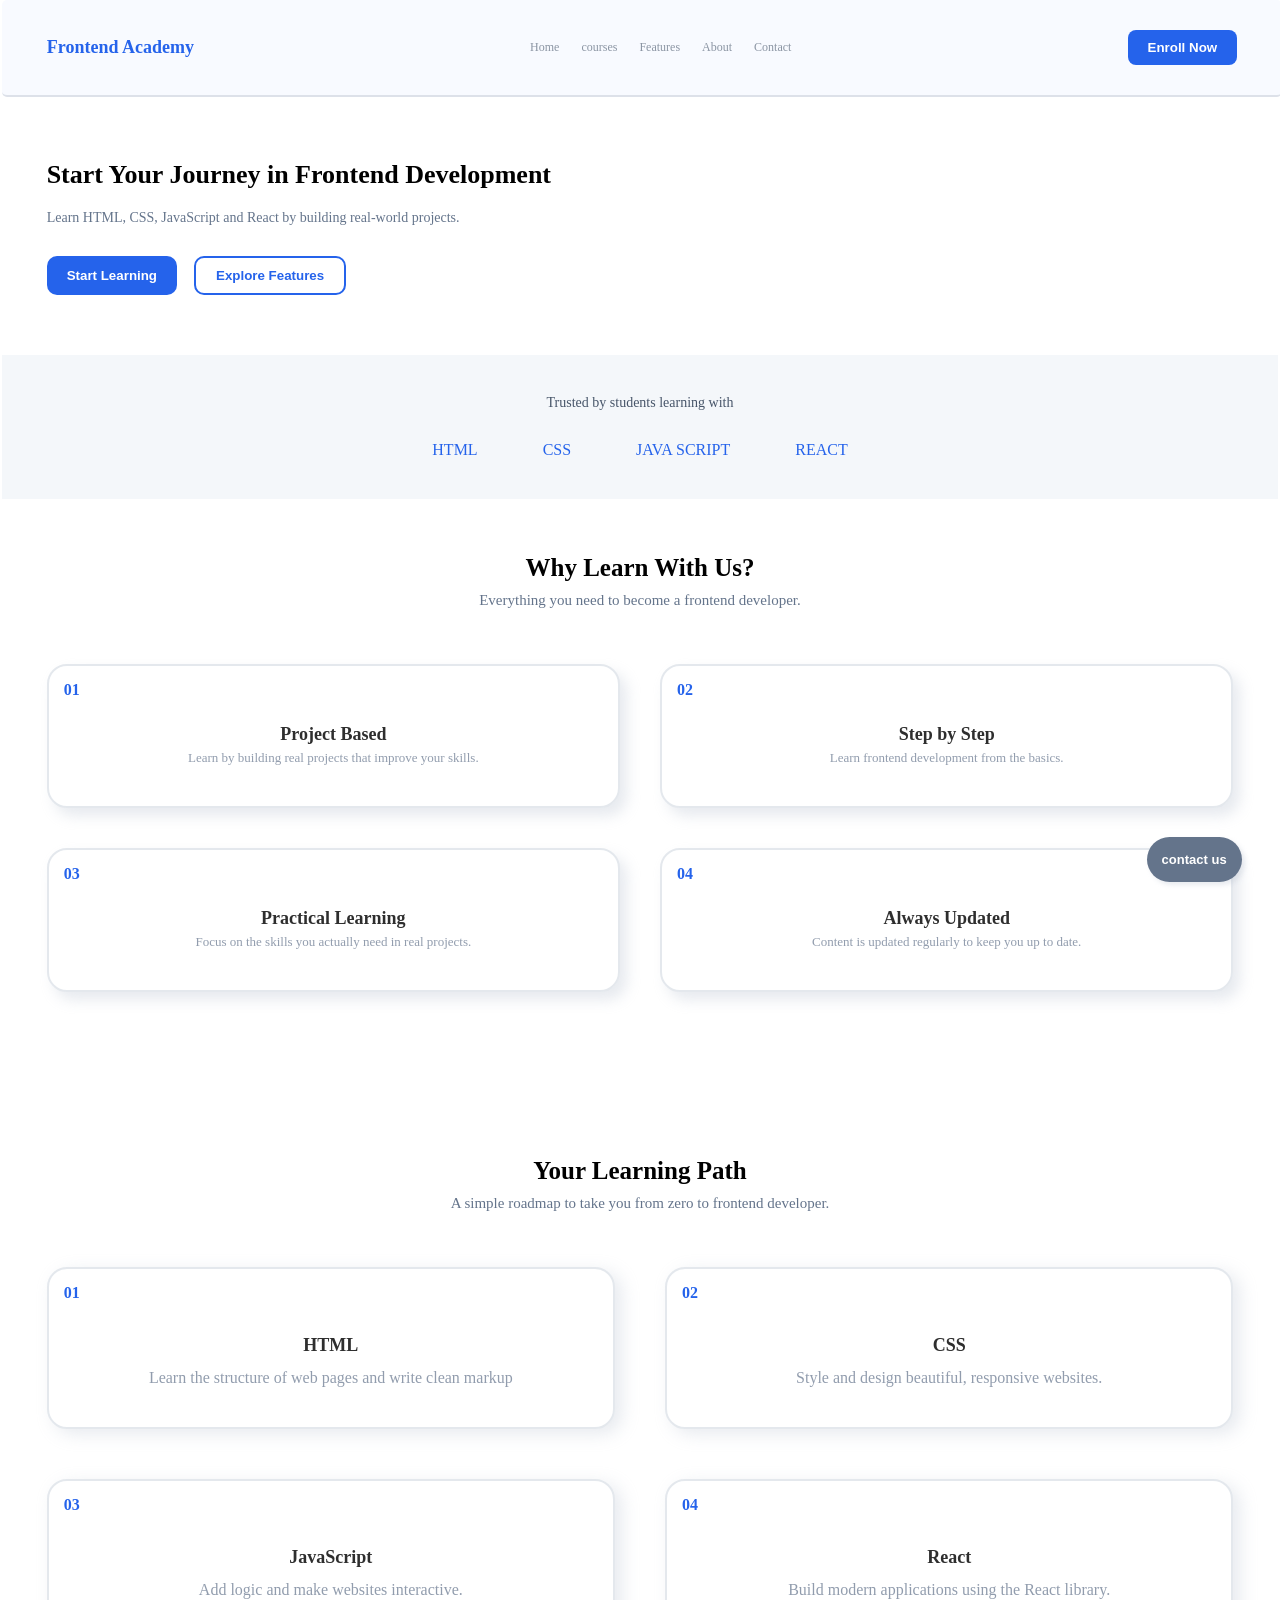
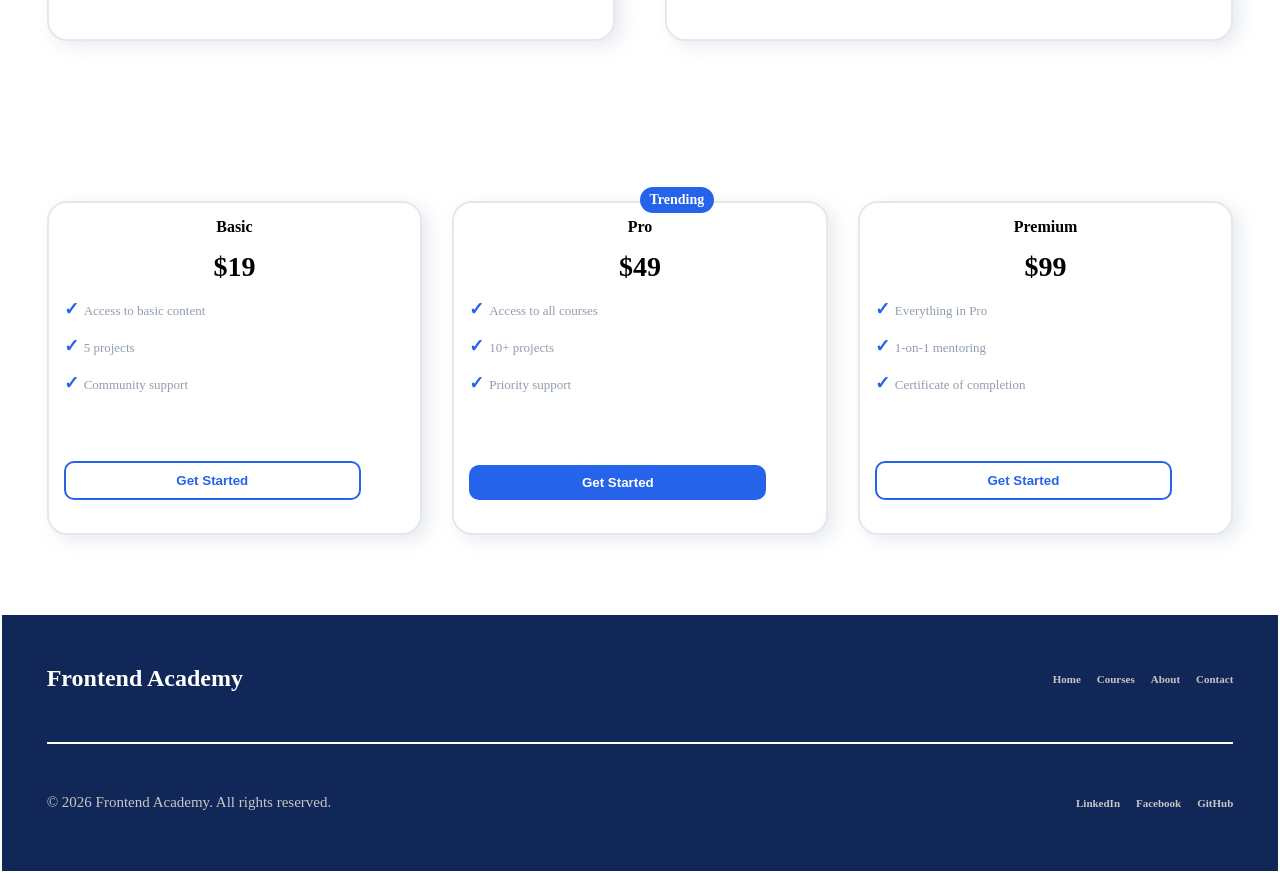
<file: index.html>
<!Doctype html>
<html>
  <!--start head-->
  <head>
      <meta charset="UTF-8">
   <link rel="stylesheet" href="style.css"/>
   <title>Frontend Academy</title>
    
  </head>
 <!--end head-->
    
 <!--start body-->
  <body>
    
    
  <!--start header-->  
 <header>
   <div class="container">
     <div class="header-content">
    <h3>Frontend Academy</h3>
    <nav>
       <a href="#">Home</a>
       <a href="#">courses</a> 
       <a href="#">Features</a>   
       <a href="#">About</a>      
       <a href="#">Contact</a>
    </nav>
    <button class="Enroll">Enroll Now</button>
  </div>
  </div>
 </header>
   <!--end header--> 
   
   
   
<!--start main--> 
<main class="main">

  <!--start hero-->
  <section class="hero">
    <div class ="container" > 
  <div class="hero-content">
  
    <h1>Start Your Journey in Frontend Development</h1>
    <p>Learn HTML, CSS, JavaScript and React by building real-world projects.</p>
    <div class="hero-buttons">
      
      <button class="start">Start Learning</button>
      <button class="ex">Explore Features</button>
      </div>
      </div>



    </div>
 </section>
  
  <!--end hero-->
  
  
  <!--start languages-->
    
  <section class="languages">
    <div class ="container" >
    <p>Trusted by students learning with</p>
  
    <div class="languages-list">
    <span>html</span>
    <span>css</span>
    <span>Java script</span> 
    <span>react</span>
    </div>
    
    </div>
  </section>
  
 <!--end languages-->
 
 <!--start features-->
 
 
 <section class="features">
   <div class="container">
     <div class="features-contenr">
     <div class="features-header">
       <h2>Why Learn With Us?</h2>
       <p>Everything you need to become a frontend developer.</p>
     </div>
     <div class="features-list">
       <div class="feature-card">
         <span>01</span>
         <h4>Project Based</h4>
         <p>Learn by building real projects that improve your skills.</p>
     
     </div>
     
     <div class="feature-card">
         <span>02</span>
         <h4>Step by Step</h4>
         <p>Learn frontend development from the basics.</p>
      </div>
      
      <div class="feature-card">
         <span>03</span>
         <h4>Practical Learning</h4>
         <p>Focus on the skills you actually need in real projects.</p>
      </div>
      
      <div class="feature-card">
         <span>04</span>
         <h4>Always Updated </h4>
         <p>Content is updated regularly to keep you up to date.</p>
      </div>
       </div>
   </div>
  </div>
 </section>
 
 
 
  <!--end features-->
<section class="learning">
  <div class="container">
    <div class="learning-content">
      <div class="learning-header">
        <h2>Your Learning Path</h2>
        <p>A simple roadmap to take you from zero to frontend developer.</p>
      </div>
      <div class="learning-list">
        <div class="learning-card">
          <span>01</span>
          <h4>HTML</h4>
          <p>Learn the structure of web pages and write clean markup</p>
        </div>
        
         <div class="learning-card">
          <span>02</span>
          <h4>CSS</h4>
          <p>Style and design beautiful, responsive websites.</p>
        </div>
        
         <div class="learning-card">
          <span>03</span>
          <h4>JavaScript</h4>
          <p>Add logic and make websites interactive.</p>
        </div>
        
         <div class="learning-card">
          <span>04</span>
          <h4>React</h4>
          <p>Build modern applications using the React library.</p>
        </div>
        
      </div>
    </div>
  </div>
</section>
<section class="pricing">
  <div class="container">
  <div class="pricing-cards ">
  <div class="pricing-card">
    <span>Basic</span>
    <h4>$19</h4>
    <p>Access to basic content</p> 
    <p>5 projects</p>
    <p>Community support</p>
    <button class="get">Get Started</button>
  </div>
    <div class="pricing-card two">
      <h6>Trending</h6>
    <span>Pro</span>
    <h4>$49</h4>
    <p>Access to all courses</p> 
    <p>10+ projects</p>
    <p>Priority support</p>
    <button class="medium">Get Started</button>
  </div>
    <div class="pricing-card">
    <span>Premium</span>
    <h4>$99</h4>
    <p>Everything in Pro</p> 
    <p>1-on-1 mentoring</p>
    <p>Certificate of completion</p>
    <button class="get">Get Started</button>
  </div>
</section>
  <button class="contact">contact us</button>
  </div>
  </div>
</main>
<!--end main--> 
     <!--start footer-->
     <footer>
       <div class="container">
       <div class="end">
         <h2>Frontend Academy</h2>
         <nav>
           <a href="#">Home</a>
            <a href="#">Courses</a>
            <a href="#">About</a>
            <a href="#">Contact</a>
            
         </nav>
       </div>
       <hr>
       <div class="right">
        <p>© 2026 Frontend Academy. All rights reserved.</p> 
          <nav>
           <a href="#">LinkedIn</a>
            <a href="#">Facebook</a>
            <a href="#">GitHub</a>
         </nav>
       </div>
       </div>
     </footer>
      <!--end footer-->
  </body>
  <!--end body-->
</html>
</file>
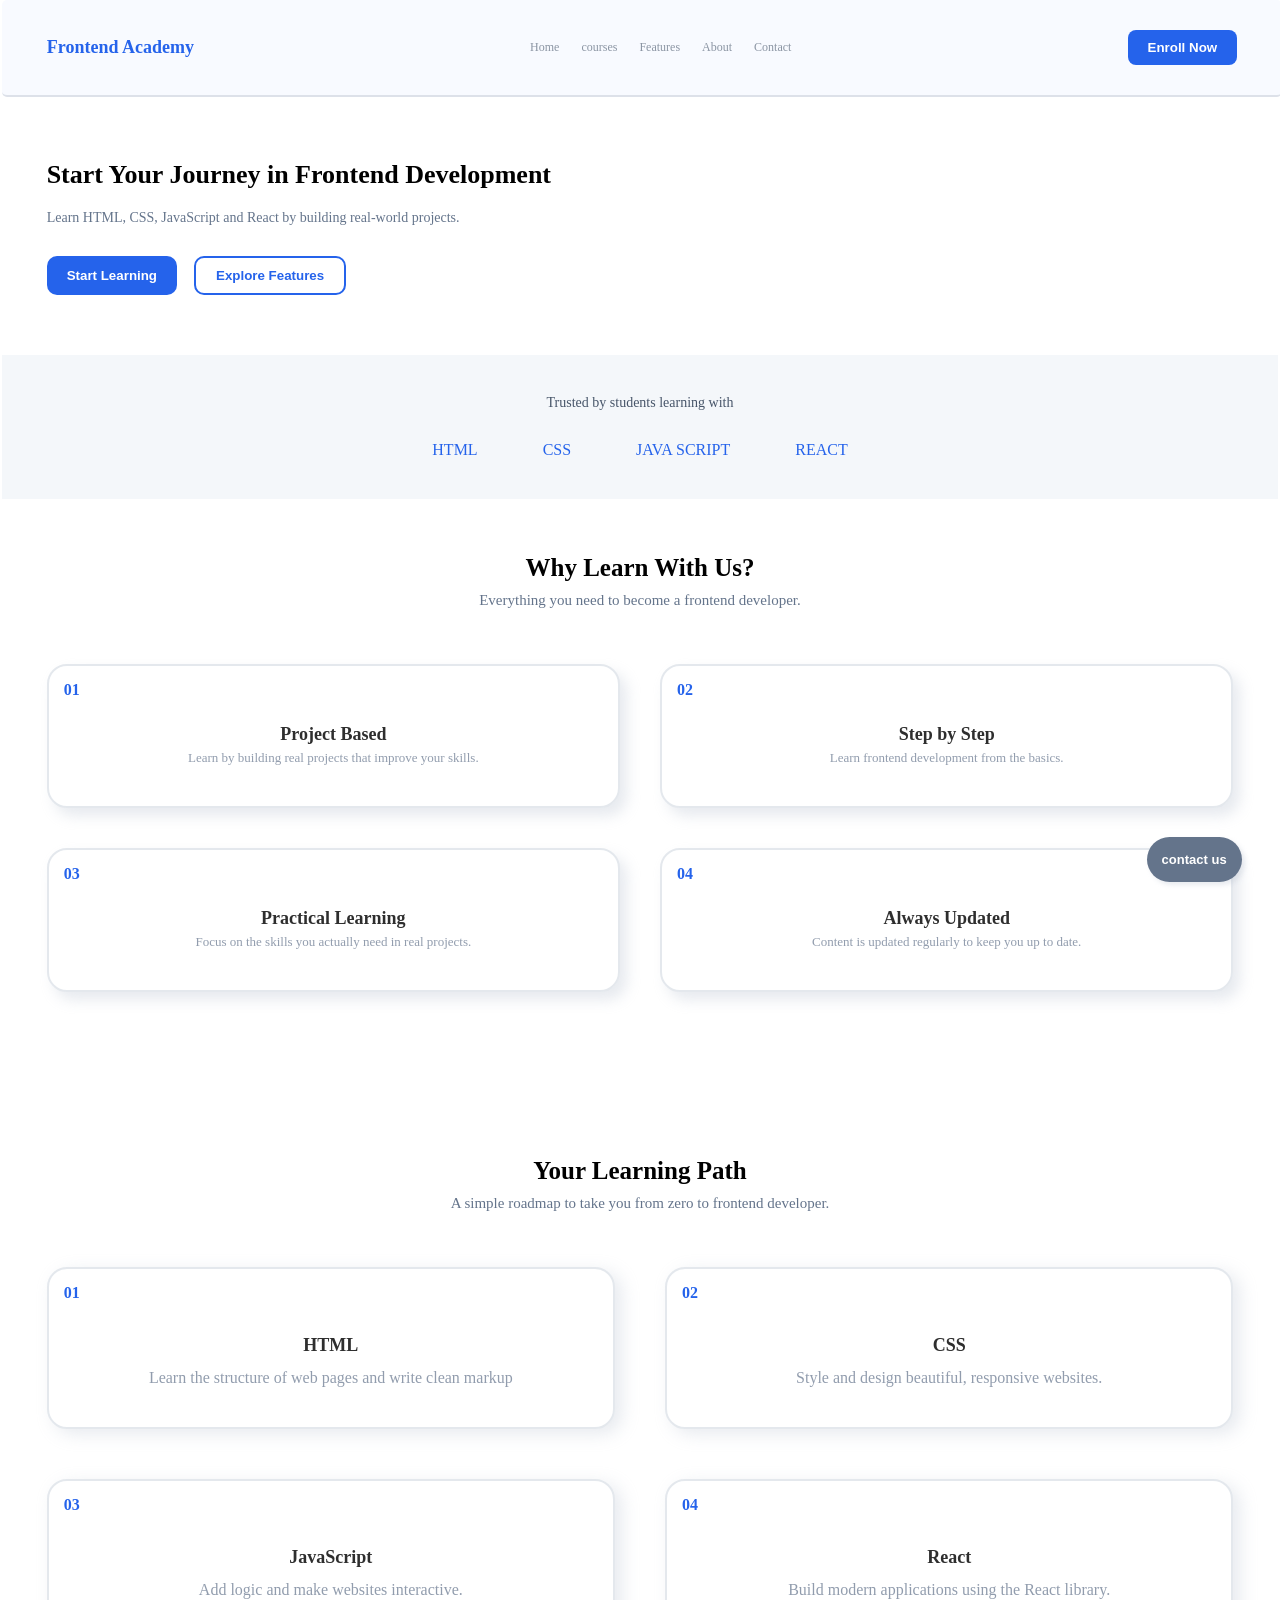
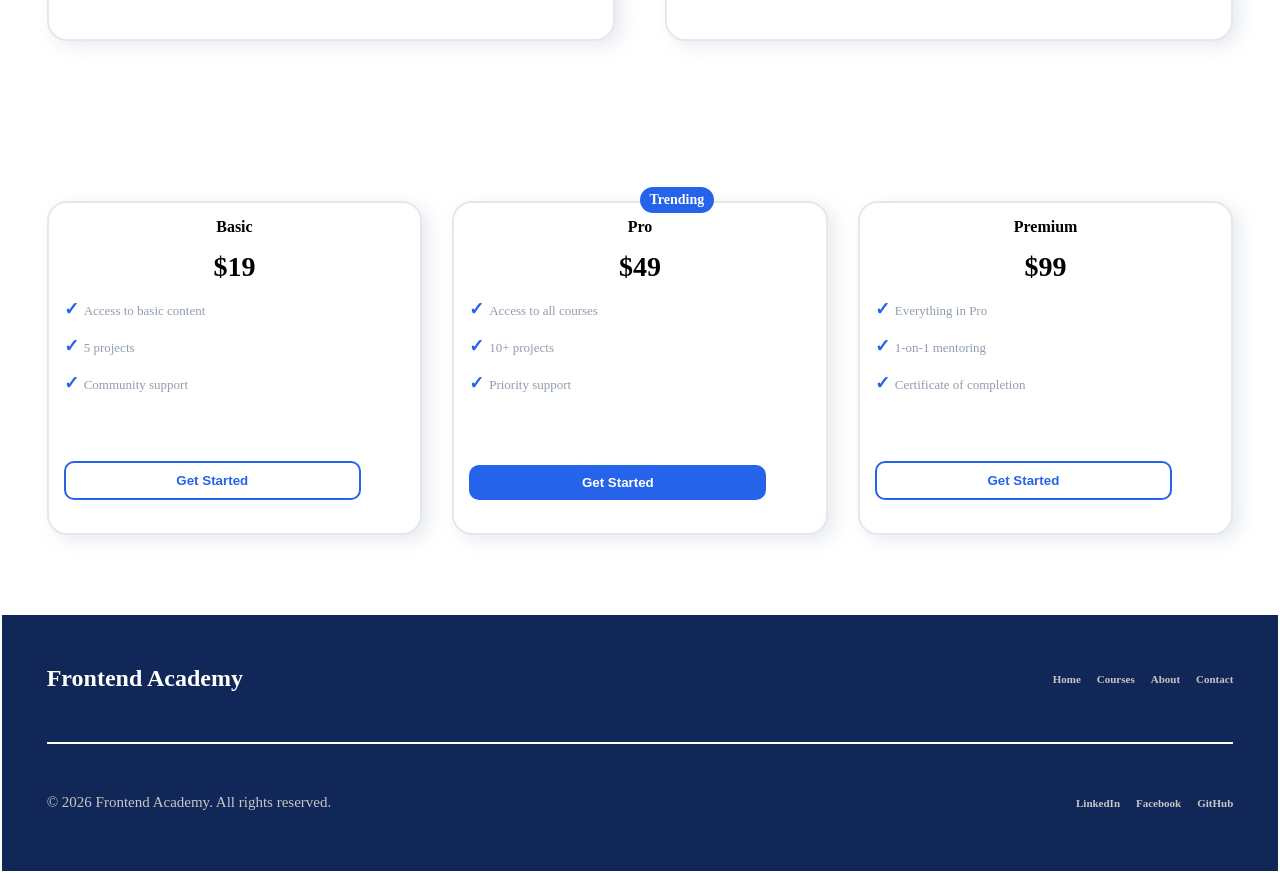
<file: index (1).html>
<!Doctype html>
<html>
  <!--start head-->
  <head>
      <meta charset="UTF-8">
   <link rel="stylesheet " href="../style.css"/>
   <title>Frontend Academy</title>
    
  </head>
 <!--end head-->
    
 <!--start body-->
  <body>
    
    
  <!--start header-->  
 <header>
   <div class="container">
     <div class="header-content">
    <h3>Frontend Academy</h3>
    <nav>
       <a href="#">Home</a>
       <a href="#">courses</a> 
       <a href="#">Features</a>   
       <a href="#">About</a>      
       <a href="#">Contact</a>
    </nav>
    <button class="Enroll">Enroll Now</button>
  </div>
  </div>
 </header>
   <!--end header--> 
   
   
   
<!--start main--> 
<main class="main">

  <!--start hero-->
  <section class="hero">
    <div class ="container" > 
  <div class="hero-content">
  
    <h1>Start Your Journey in Frontend Development</h1>
    <p>Learn HTML, CSS, JavaScript and React by building real-world projects.</p>
    <div class="hero-buttons">
      
      <button class="start">Start Learning</button>
      <button class="ex">Explore Features</button>
      </div>
      </div>



    </div>
 </section>
  
  <!--end hero-->
  
  
  <!--start languages-->
    
  <section class="languages">
    <div class ="container" >
    <p>Trusted by students learning with</p>
  
    <div class="languages-list">
    <span>html</span>
    <span>css</span>
    <span>Java script</span> 
    <span>react</span>
    </div>
    
    </div>
  </section>
  
 <!--end languages-->
 
 <!--start features-->
 
 
 <section class="features">
   <div class="container">
     <div class="features-contenr">
     <div class="features-header">
       <h2>Why Learn With Us?</h2>
       <p>Everything you need to become a frontend developer.</p>
     </div>
     <div class="features-list">
       <div class="feature-card">
         <span>01</span>
         <h4>Project Based</h4>
         <p>Learn by building real projects that improve your skills.</p>
     
     </div>
     
     <div class="feature-card">
         <span>02</span>
         <h4>Step by Step</h4>
         <p>Learn frontend development from the basics.</p>
      </div>
      
      <div class="feature-card">
         <span>03</span>
         <h4>Practical Learning</h4>
         <p>Focus on the skills you actually need in real projects.</p>
      </div>
      
      <div class="feature-card">
         <span>04</span>
         <h4>Always Updated </h4>
         <p>Content is updated regularly to keep you up to date.</p>
      </div>
       </div>
   </div>
  </div>
 </section>
 
 
 
  <!--end features-->
<section class="learning">
  <div class="container">
    <div class="learning-content">
      <div class="learning-header">
        <h2>Your Learning Path</h2>
        <p>A simple roadmap to take you from zero to frontend developer.</p>
      </div>
      <div class="learning-list">
        <div class="learning-card">
          <span>01</span>
          <h4>HTML</h4>
          <p>Learn the structure of web pages and write clean markup</p>
        </div>
        
         <div class="learning-card">
          <span>02</span>
          <h4>CSS</h4>
          <p>Style and design beautiful, responsive websites.</p>
        </div>
        
         <div class="learning-card">
          <span>03</span>
          <h4>JavaScript</h4>
          <p>Add logic and make websites interactive.</p>
        </div>
        
         <div class="learning-card">
          <span>04</span>
          <h4>React</h4>
          <p>Build modern applications using the React library.</p>
        </div>
        
      </div>
    </div>
  </div>
</section>
<section class="pricing">
  <div class="container">
  <div class="pricing-cards ">
  <div class="pricing-card">
    <span>Basic</span>
    <h4>$19</h4>
    <p>Access to basic content</p> 
    <p>5 projects</p>
    <p>Community support</p>
    <button class="get">Get Started</button>
  </div>
    <div class="pricing-card two">
      <h6>Trending</h6>
    <span>Pro</span>
    <h4>$49</h4>
    <p>Access to all courses</p> 
    <p>10+ projects</p>
    <p>Priority support</p>
    <button class="medium">Get Started</button>
  </div>
    <div class="pricing-card">
    <span>Premium</span>
    <h4>$99</h4>
    <p>Everything in Pro</p> 
    <p>1-on-1 mentoring</p>
    <p>Certificate of completion</p>
    <button class="get">Get Started</button>
  </div>
</section>
  <button class="contact">contact us</button>
  </div>
  </div>
</main>
<!--end main--> 
     <!--start footer-->
     <footer>
       <div class="container">
       <div class="end">
         <h2>Frontend Academy</h2>
         <nav>
           <a href="#">Home</a>
            <a href="#">Courses</a>
            <a href="#">About</a>
            <a href="#">Contact</a>
            
         </nav>
       </div>
       <hr>
       <div class="right">
        <p>© 2026 Frontend Academy. All rights reserved.</p> 
          <nav>
           <a href="#">LinkedIn</a>
            <a href="#">Facebook</a>
            <a href="#">GitHub</a>
         </nav>
       </div>
       </div>
     </footer>
      <!--end footer-->
  </body>
  <!--end body-->
</html>
</file>
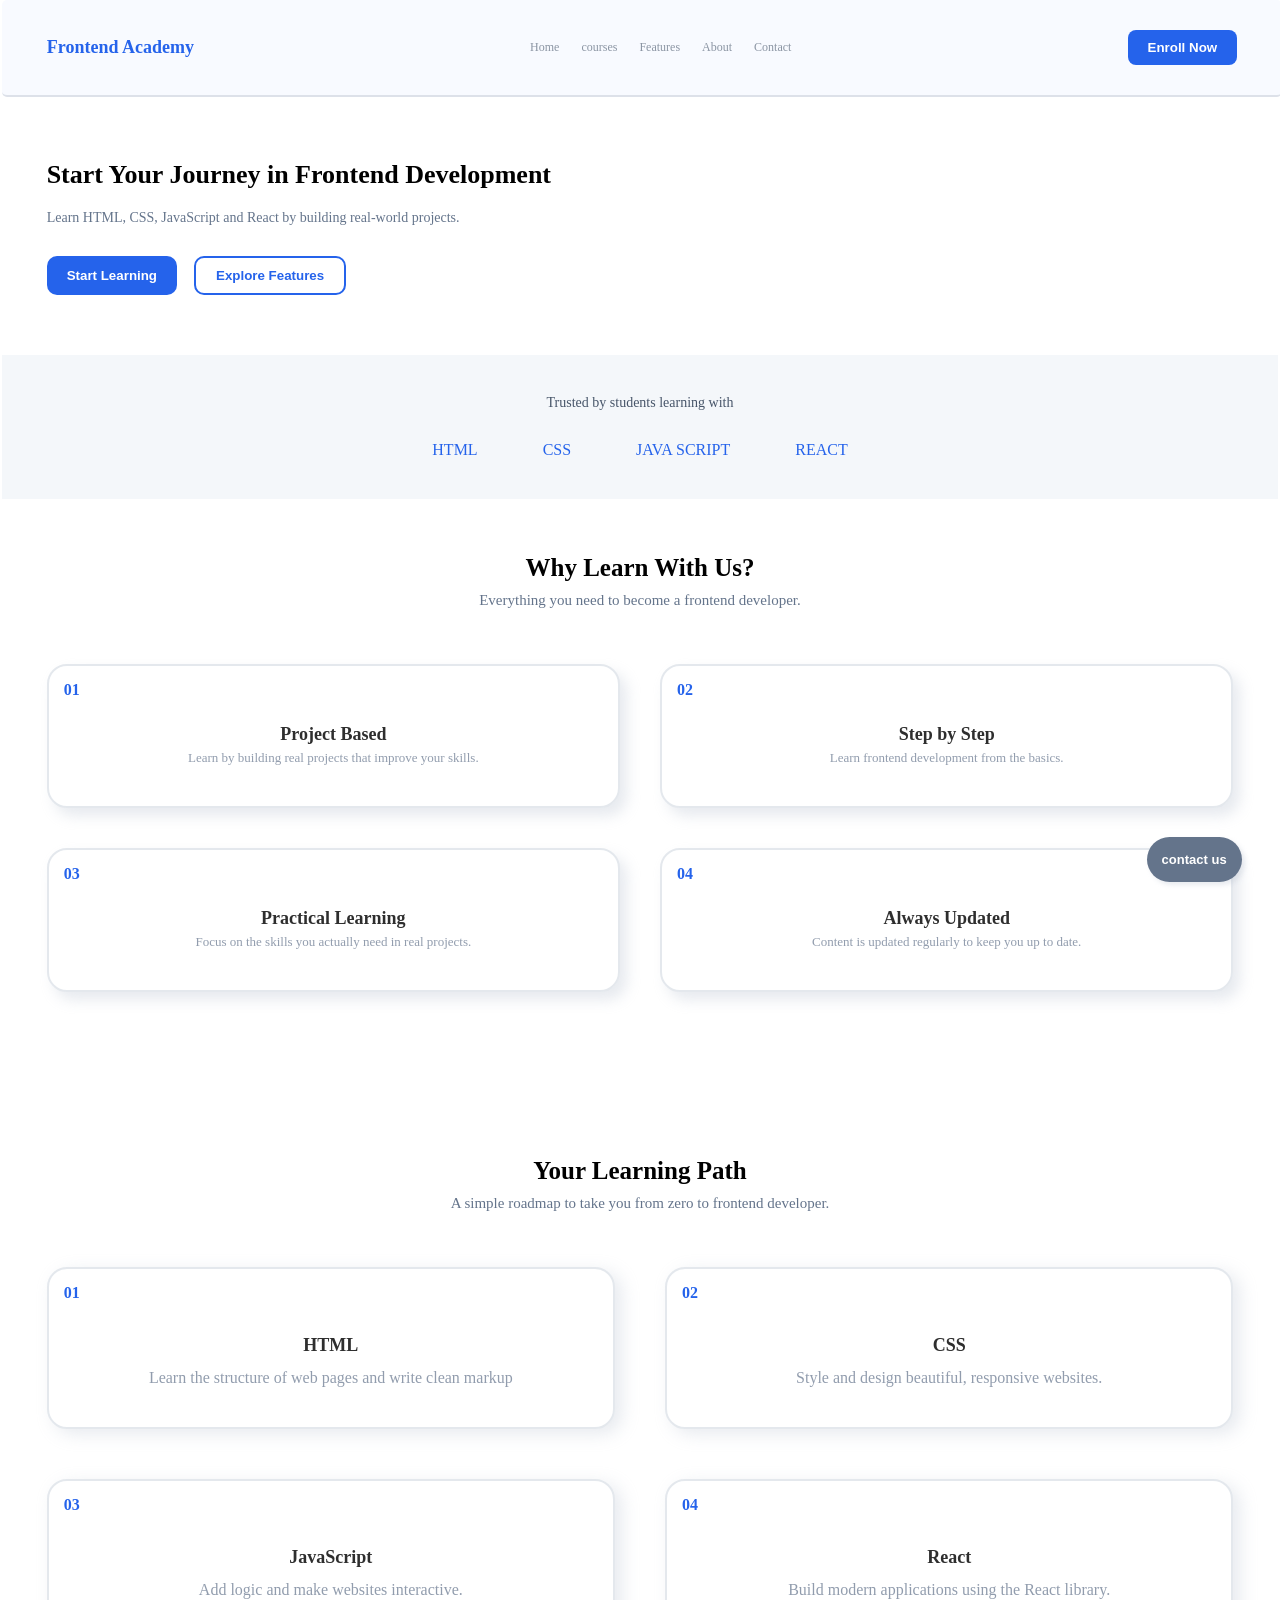
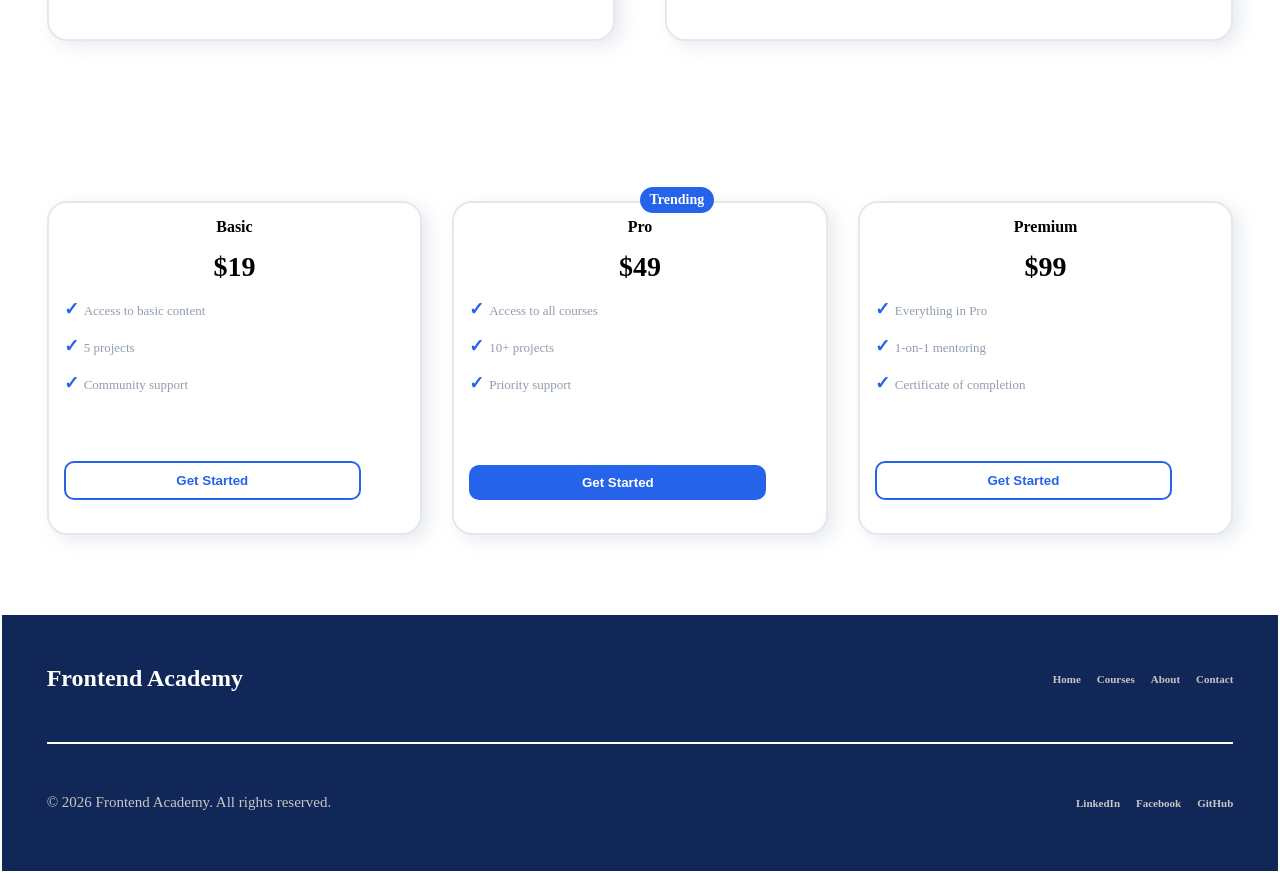
<file: index .html>
<!Doctype html>
<html>
  <!--start head-->
  <head>
      <meta charset="UTF-8">
   <link rel="stylesheet " href="../style.css"/>
   <title>Frontend Academy</title>
    
  </head>
 <!--end head-->
    
 <!--start body-->
  <body>
    
    
  <!--start header-->  
 <header>
   <div class="container">
     <div class="header-content">
    <h3>Frontend Academy</h3>
    <nav>
       <a href="#">Home</a>
       <a href="#">courses</a> 
       <a href="#">Features</a>   
       <a href="#">About</a>      
       <a href="#">Contact</a>
    </nav>
    <button class="Enroll">Enroll Now</button>
  </div>
  </div>
 </header>
   <!--end header--> 
   
   
   
<!--start main--> 
<main class="main">

  <!--start hero-->
  <section class="hero">
    <div class ="container" > 
  <div class="hero-content">
  
    <h1>Start Your Journey in Frontend Development</h1>
    <p>Learn HTML, CSS, JavaScript and React by building real-world projects.</p>
    <div class="hero-buttons">
      
      <button class="start">Start Learning</button>
      <button class="ex">Explore Features</button>
      </div>
      </div>



    </div>
 </section>
  
  <!--end hero-->
  
  
  <!--start languages-->
    
  <section class="languages">
    <div class ="container" >
    <p>Trusted by students learning with</p>
  
    <div class="languages-list">
    <span>html</span>
    <span>css</span>
    <span>Java script</span> 
    <span>react</span>
    </div>
    
    </div>
  </section>
  
 <!--end languages-->
 
 <!--start features-->
 
 
 <section class="features">
   <div class="container">
     <div class="features-contenr">
     <div class="features-header">
       <h2>Why Learn With Us?</h2>
       <p>Everything you need to become a frontend developer.</p>
     </div>
     <div class="features-list">
       <div class="feature-card">
         <span>01</span>
         <h4>Project Based</h4>
         <p>Learn by building real projects that improve your skills.</p>
     
     </div>
     
     <div class="feature-card">
         <span>02</span>
         <h4>Step by Step</h4>
         <p>Learn frontend development from the basics.</p>
      </div>
      
      <div class="feature-card">
         <span>03</span>
         <h4>Practical Learning</h4>
         <p>Focus on the skills you actually need in real projects.</p>
      </div>
      
      <div class="feature-card">
         <span>04</span>
         <h4>Always Updated </h4>
         <p>Content is updated regularly to keep you up to date.</p>
      </div>
       </div>
   </div>
  </div>
 </section>
 
 
 
  <!--end features-->
<section class="learning">
  <div class="container">
    <div class="learning-content">
      <div class="learning-header">
        <h2>Your Learning Path</h2>
        <p>A simple roadmap to take you from zero to frontend developer.</p>
      </div>
      <div class="learning-list">
        <div class="learning-card">
          <span>01</span>
          <h4>HTML</h4>
          <p>Learn the structure of web pages and write clean markup</p>
        </div>
        
         <div class="learning-card">
          <span>02</span>
          <h4>CSS</h4>
          <p>Style and design beautiful, responsive websites.</p>
        </div>
        
         <div class="learning-card">
          <span>03</span>
          <h4>JavaScript</h4>
          <p>Add logic and make websites interactive.</p>
        </div>
        
         <div class="learning-card">
          <span>04</span>
          <h4>React</h4>
          <p>Build modern applications using the React library.</p>
        </div>
        
      </div>
    </div>
  </div>
</section>
<section class="pricing">
  <div class="container">
  <div class="pricing-cards ">
  <div class="pricing-card">
    <span>Basic</span>
    <h4>$19</h4>
    <p>Access to basic content</p> 
    <p>5 projects</p>
    <p>Community support</p>
    <button class="get">Get Started</button>
  </div>
    <div class="pricing-card two">
      <h6>Trending</h6>
    <span>Pro</span>
    <h4>$49</h4>
    <p>Access to all courses</p> 
    <p>10+ projects</p>
    <p>Priority support</p>
    <button class="medium">Get Started</button>
  </div>
    <div class="pricing-card">
    <span>Premium</span>
    <h4>$99</h4>
    <p>Everything in Pro</p> 
    <p>1-on-1 mentoring</p>
    <p>Certificate of completion</p>
    <button class="get">Get Started</button>
  </div>
</section>
  <button class="contact">contact us</button>
  </div>
  </div>
</main>
<!--end main--> 
     <!--start footer-->
     <footer>
       <div class="container">
       <div class="end">
         <h2>Frontend Academy</h2>
         <nav>
           <a href="#">Home</a>
            <a href="#">Courses</a>
            <a href="#">About</a>
            <a href="#">Contact</a>
            
         </nav>
       </div>
       <hr>
       <div class="right">
        <p>© 2026 Frontend Academy. All rights reserved.</p> 
          <nav>
           <a href="#">LinkedIn</a>
            <a href="#">Facebook</a>
            <a href="#">GitHub</a>
         </nav>
       </div>
       </div>
     </footer>
      <!--end footer-->
  </body>
  <!--end body-->
</html>
</file>
<file: style.css>
*{
  margin:0;
  padding:0;
}
body{
  
  border-radius: 15px;
  margin: 2px;
}
header{
border-bottom: 2px solid #64748B30;  
padding: 30px 0;
position: fixed;
z-index: 200;
background-color: #F8FAFF;
width: 100%;
margin-top: 0;
top:0%;
border-radius: 5px;
}
.container{
  width: 93%;
  margin-left: auto;
  margin-right: auto;

}
.header-content{
  display: flex;
  justify-content: space-between;
  align-items: center;
}
header h3{
  color:#2563EB;
  font-size: 18px;
  font-weight: 600;
}
header nav {
  display: flex;
  gap:22px
}
header a{
  font-size: 12px;
  text-decoration: none;
  color:#4755699C;
  font-weight: 500;
}
button{
  cursor: pointer;
  font-weight: 600;
}
header button{
  color:#fff;
  background-color: #2563EB;
  border:none;
  border-radius: 8px;
  padding:10px 20px;
}
/*end header*/
.hero{
  
  padding: 20px 0;
  margin-top: 80px;
  animation:fadeInRidgt 2s;
}
@keyframes fadeInRidgt{
  from{
   transform: translateX(40px); 
   opacity: 0;
  }
  to{
   transform: translateX(0); 
   opacity: 100%;
  }
}

.hero-content{
  display: flex;
  flex-direction: column;
  margin-top: 60px;
  
  margin-bottom: 40px;
}

.hero-content h1{
  font-size: 26px;
  color:#000;
  font-weight: 600;
  margin-bottom: 20px;
  
}
.hero-content p{
  color: #64748B;
  font-size: 14px;
  font-weight: 400;
  margin-bottom: 30px;
}
.hero-buttons{
  display: flex;
  gap: 17px;
  
}
.hero-buttons .start{
  background-color:#2563EB ;
  color: #fff;
  border:none;
    border-radius: 10px;
  padding: 10px 20px;
}
.hero-buttons .ex{
  color: #2563EB;
  background-color: #fff;
  border:2px solid #2563EB; 
  border-radius: 10px;
  padding: 10px 20px;
}



/*end hero*/
.languages{
  padding: 40px 0;
  
  
  background-color: #F1F5F9C9;
}
.languages p{
text-align: center;  
font-size: 14px;
font-weight: 400;
color:#475569;
margin-bottom: 30px;
}
.languages-list{
  color: #2563EB;
  display: flex;
  gap:65px;
  text-transform: uppercase;
  font-weight:400;
  justify-content: center;
  animation: fadeInUp 2s;
}

@keyframes fadeInUp{
  from{
   transform: translateY(40px); 
   opacity: 70%;
  }
  to{
   transform: translateY(0); 
   opacity: 100%;
  }
}

/*end languages*/

.features{
  padding: 55px 0;
  
}
.features-header{
 margin-bottom: 55px; 
 display: flex;
 align-items: center;
 flex-direction: column;
}
.features-header h2{
  font-size: 25px;
  font-weight: 600;
  margin-bottom: 10px;
}
.features-header p{
  color: #64748B;
  font-size: 15px;
  font-weight: 400;
}
.features-list{
display:grid;
  gap: 40px;
    grid-template-columns: 1fr 1fr ; 
}
.feature-card{
  border:2px solid #AFBBCB57;

    padding:15px;
  padding-bottom: 40px;
  border-radius:20px;
  display: flex;
  flex-direction: column;
  gap:5px;
transition: .2s;
  box-shadow: 7px 8px 14px #AFBBCB4D;
}
.feature-card:hover{
  transform: translatey(-7px);
  background-color:#2563EB;
  color: #fff;
  border: none;
}
.feature-card span{
  color:#2563EB;
  font-size:16px;
  text-align: start;
  font-weight:800;
margin-bottom: 20px;
}
.feature-card:hover span{
background-color:#fff;
padding: 7px;
width: 25px;
height: 25px;
text-align: center;
border-radius: 30px;
}

.feature-card h4{
  font-size: 18px;
  text-align: center;
  color: #000000D1;
  
}
.feature-card:hover h4{
  color: #fff;
}
.feature-card p{
  color:#64748BB5;
  font-weight: 400;
  font-size:13px;
  text-align: center;

}
.feature-card:hover p{
  color: #fff;
}
  

/*end features*/
.learning{
    padding: 110px 0;
}
.learning-header{
   margin-bottom: 55px; 
 display: flex;
 align-items: center;
 flex-direction: column;
}
.learning-header h2{
     font-size: 25px;
  font-weight: 600;
  margin-bottom: 10px;
}
.learning-header p{
    color: #64748B;
  font-size: 15px;
  font-weight: 400;
}
.learning-list{
  display: grid;
  gap: 50px;
  grid-template-columns: 1fr 1fr ;
  
}
.learning-card{
  border:2px solid #AFBBCB57;
  padding:15px ;
  padding-bottom: 40px;
  border-radius:20px;
  display: flex;
  flex-direction: column;
  gap:13px;
transition: .3s;
  box-shadow: 7px 5px 17px #AFBBCB4D;
  
}
.learning-card:hover{
  transform: translatey(-7px);
  background-color:#2563EB;
  color: #fff;
  border: none;
}
.learning-card span{
  color:#2563EB;
  font-size:16px;
  text-align: start;
  font-weight:800;
margin-bottom: 20px;
}
.learning-card:hover span{
background-color:#fff;
padding: 7px;
width: 25px;
height: 25px;
text-align: center;
border-radius: 30px;

}


.learning-card h4{
  font-size: 18px;
  text-align: center;
  color: #000000D1;
  
}
.learning-card:hover h4{
  color: #fff;
}
.learning-card p{
  color:#64748BB5;
  font-weight: 400;
  text-align: center;

}
.learning-card:hover p{
  color: #fff;

}

/*pricing cards*/
.pricing{
    margin: 50px 0;
    margin-bottom: 80px;
}
.pricing-cards{
display: flex;

  display: grid;
  grid-template-columns: repeat(3, 2fr);
  gap: 30px;

}
.pricing-card{
  border: 2px solid #AFBBCB57;
  border-radius: 20px;
  padding: 15px;
  transition: .3s;
  box-shadow: 7px 5px 17px #AFBBCB4D;
  display: flex;
  flex-direction: column;
  gap:15px;
  height: 300px;
  position: relative;
  flex:1;
}


.pricing-card:hover{
  border: 2px solid #2563EB;
  transform: translateY(-7px);
}
.pricing-card h6{
  position: absolute;
  background-color:#2563EB;
  color: #fff;
  padding: 5px 10px;
  border-radius: 50px;
  top:-5%;
  right:30%;
  font-size: 14px;
}
.pricing-card span{
  text-align: center;
  font-size: 16px;
  font-weight: 800;
}
.pricing-card h4{
  font-size: 28px;
  font-weight: 900;
  text-align: center;
}
.pricing-card p{
  text-align: start;
  font-weight: 400;
  font-size: 13px;
  color:#64748BB5 ;
}
.pricing-card p::before {
  content: "✓";
  color: #2563EB;
  padding-right: 5px;
  font-size: 18px;
  font-weight: 900;
}
.pricing-card button{
  position: absolute;
  bottom: 10%;
  width: 80%;
  margin-left: auto;
  margin-right: auto;
}
.medium{
   background-color:#2563EB ;
  color: #fff;
  border:none;
    border-radius: 10px;
  padding: 10px 20px;
}
.get{
    color: #2563EB;
  background-color: #fff;
  border:2px solid #2563EB; 
  border-radius: 10px;
  padding: 10px 20px;
  
}
.contact{
    background-color:#64748B;
  color: #fff;
  border:none;
    border-radius:70px;
z-index:50;
  position: fixed;
  bottom: 2%;
  right: 3%;
  box-shadow: 3px 3px 5px #AFBBCB4D;
  transition: .3s;
  font-size: 13px;
  padding: 15px;
}

footer{
  background-color:#112757;
  
}
.end{
  display: flex;
  justify-content: space-between;
  padding: 50px 0;
  align-items: center;
}
.end h2{
  color:#fff;
}
.end nav{
  display: flex;
  font-size: 11px;
  gap:16px
}
.end a{
  color: #C7C6C6;
  text-decoration: none;
  font-weight: 600;
}
hr{
  
  border: 1px solid #fff;
}
.right{
  display: flex;
  justify-content: space-between;
  padding: 50px 0;
  align-items: center;
  padding-bottom: 60px;
}
.right p{
  color:#C7C6C6;
  font-size: 15px;
}
.right nav{
  display: flex;
  font-size: 11px;
  gap:16px
}
.right a{
  color: #C7C6C6;
  text-decoration: none;
  font-weight: 600;
}
</file>
